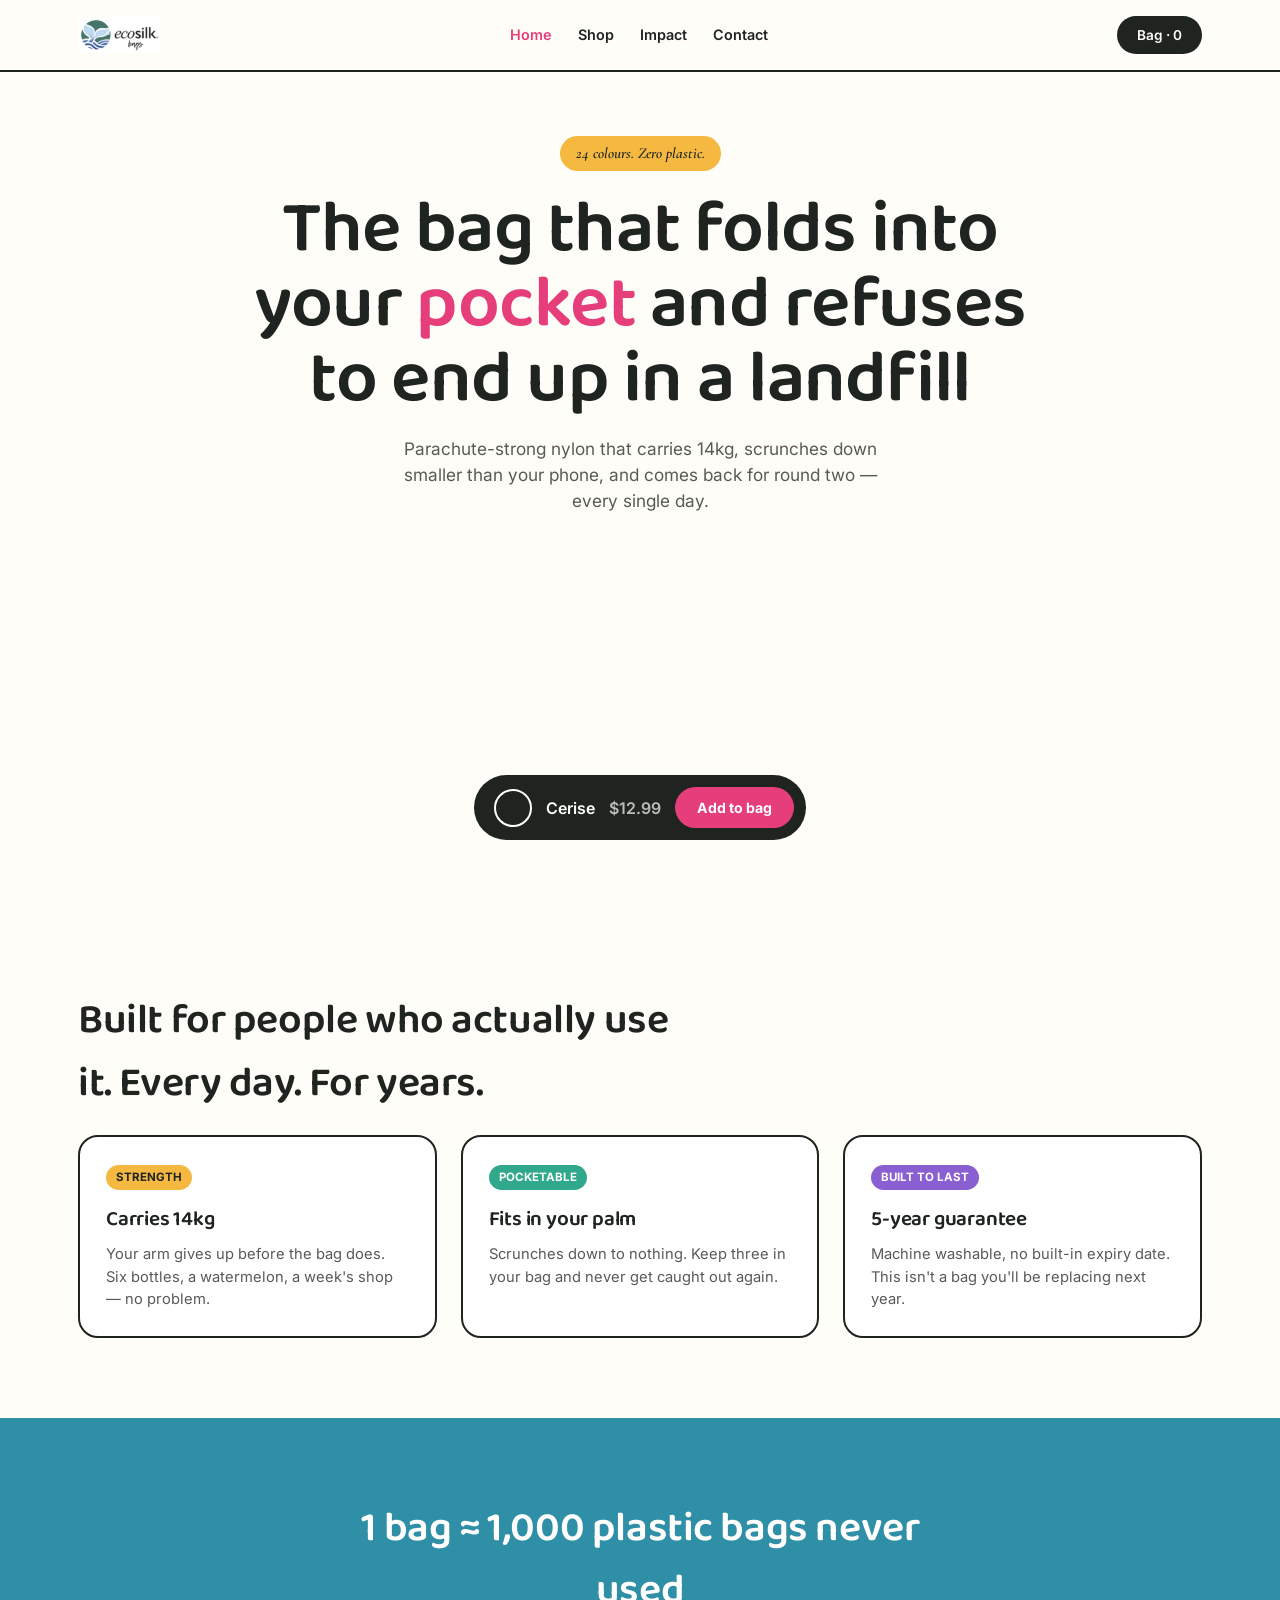
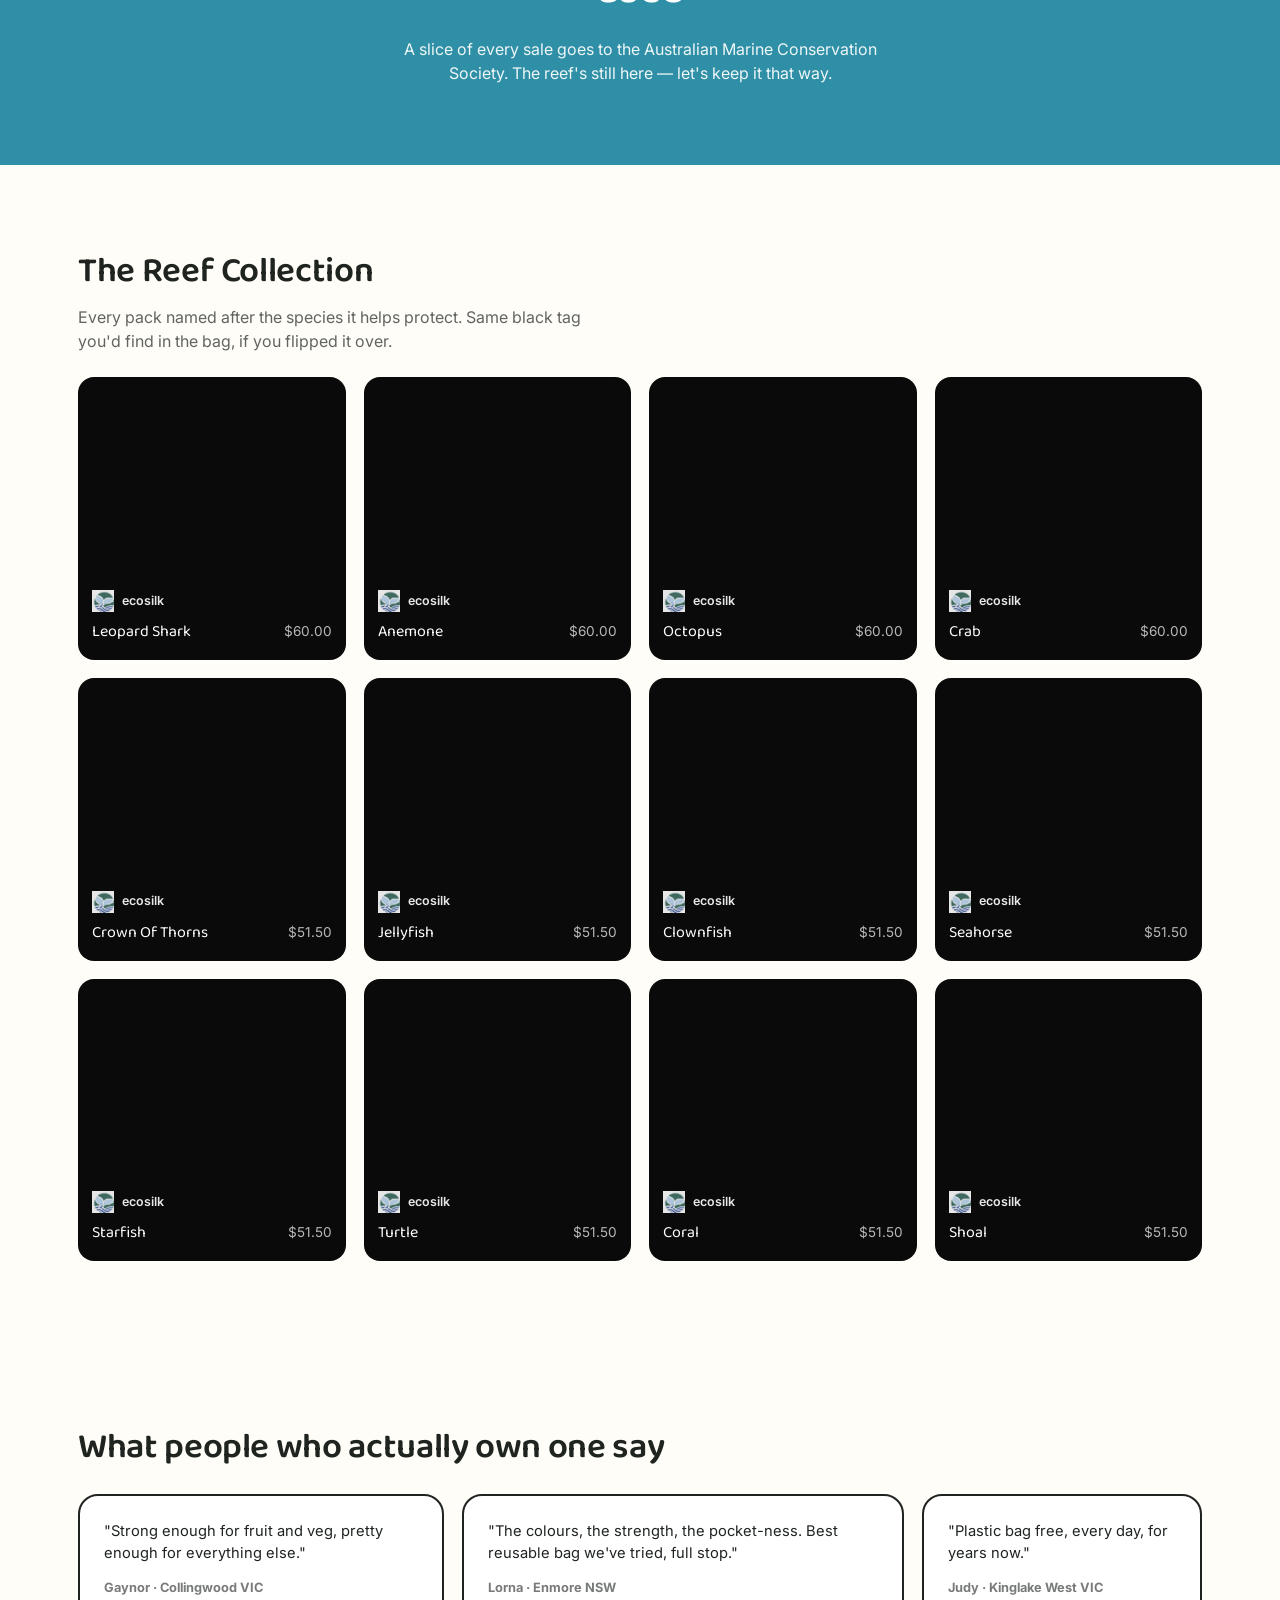
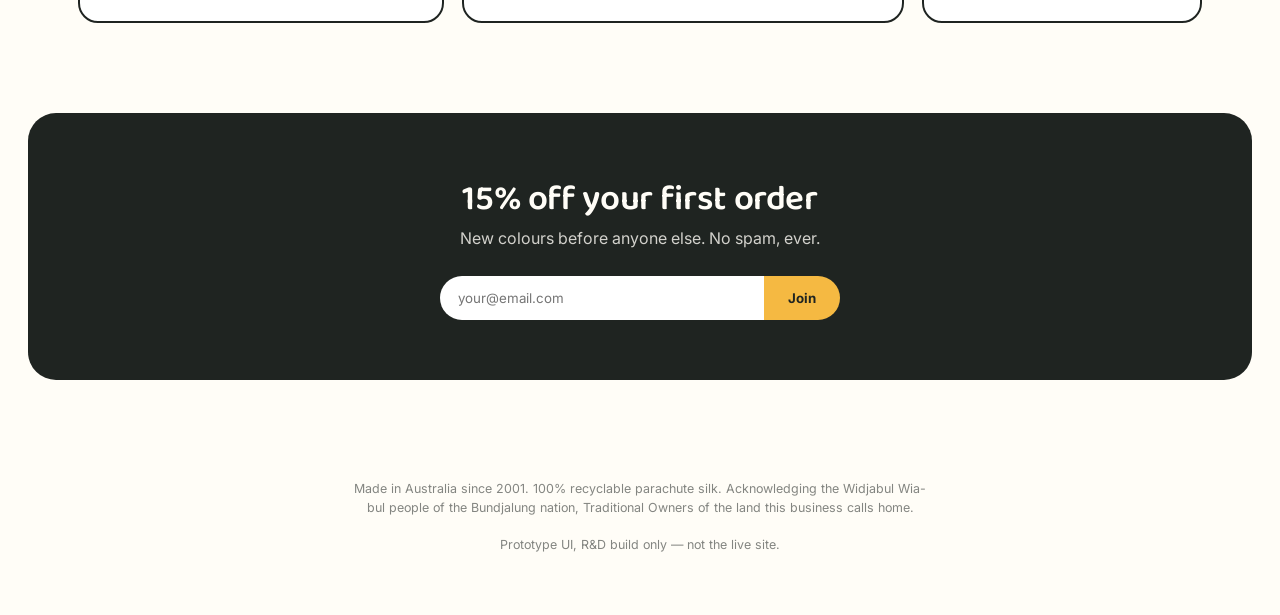
<file: index.html>
<!DOCTYPE html>
<html lang="en">
<head>
<meta charset="UTF-8">
<meta name="viewport" content="width=device-width, initial-scale=1.0">
<title>Ecosilk — The bag that refuses to end up in a landfill</title>
<link rel="preconnect" href="https://fonts.googleapis.com">
<link href="https://fonts.googleapis.com/css2?family=Baloo+2:wght@500;600;700&family=Cormorant+Garamond:ital,wght@1,400;1,600&family=Inter:wght@400;500;600;700&display=swap" rel="stylesheet">
<link rel="stylesheet" href="assets/style.css">
</head>
<body>

<nav>
  <div class="navrow">
    <div class="logo">ecosilk</div>
    <div class="navlinks">
      <a href="index.html" class="active">Home</a>
      <a href="shop.html">Shop</a>
      <a href="about.html">Impact</a>
      <a href="contact.html">Contact</a>
    </div>
    <a href="cart.html" class="cart-pill" data-cart-count>Bag · 0</a>
  </div>
</nav>

<header class="hero">
  <div class="eyebrow">24 colours. Zero plastic.</div>
  <h1>The bag that folds into your <span class="pop">pocket</span> and refuses to end up in a landfill</h1>
  <p>Parachute-strong nylon that carries 14kg, scrunches down smaller than your phone, and comes back for round two — every single day.</p>
  <div class="swatch-wall" id="swatchWall"></div>
</header>

<div class="picked">
  <div class="picked-inner">
    <div class="picked-swatch" id="pickedSwatch"></div>
    <span id="pickedName">Sea Green</span>
    <span id="pickedPrice" style="opacity:0.7;">$12.99</span>
    <a href="#" class="shop-cta" id="heroAddBtn">Add to bag</a>
  </div>
</div>

<section>
  <div class="wrap">
    <h2 style="font-size:clamp(1.8rem,3.6vw,2.6rem);max-width:600px;">Built for people who actually use it. Every day. For years.</h2>
    <div class="grid3">
      <div class="card">
        <div class="tag" style="background:var(--gold);">Strength</div>
        <h3>Carries 14kg</h3>
        <p>Your arm gives up before the bag does. Six bottles, a watermelon, a week's shop — no problem.</p>
      </div>
      <div class="card">
        <div class="tag" style="background:var(--seagreen);color:#fff;">Pocketable</div>
        <h3>Fits in your palm</h3>
        <p>Scrunches down to nothing. Keep three in your bag and never get caught out again.</p>
      </div>
      <div class="card">
        <div class="tag" style="background:var(--purple);color:#fff;">Built to last</div>
        <h3>5-year guarantee</h3>
        <p>Machine washable, no built-in expiry date. This isn't a bag you'll be replacing next year.</p>
      </div>
    </div>
  </div>
</section>

<section class="band band-teal">
  <h2>1 bag ≈ 1,000 plastic bags never used</h2>
  <p>A slice of every sale goes to the Australian Marine Conservation Society. The reef's still here — let's keep it that way.</p>
</section>

<section id="reefCollection">
  <div class="wrap">
    <h2 style="font-size:clamp(1.6rem,3.2vw,2.2rem);margin-bottom:8px;">The Reef Collection</h2>
    <p style="opacity:0.7;margin-bottom:24px;max-width:520px;">Every pack named after the species it helps protect. Same black tag you'd find in the bag, if you flipped it over.</p>
    <div class="reef-grid" id="reefGrid"></div>
  </div>
</section>

<section>
  <div class="wrap">
    <h2 style="font-size:clamp(1.6rem,3.2vw,2.2rem);margin-bottom:20px;">What people who actually own one say</h2>
    <div class="testi-strip">
      <div class="testi-card">"Strong enough for fruit and veg, pretty enough for everything else."<div class="who">Gaynor · Collingwood VIC</div></div>
      <div class="testi-card">"The colours, the strength, the pocket-ness. Best reusable bag we've tried, full stop."<div class="who">Lorna · Enmore NSW</div></div>
      <div class="testi-card">"Plastic bag free, every day, for years now."<div class="who">Judy · Kinglake West VIC</div></div>
    </div>
  </div>
</section>

<div class="newsletter">
  <h2 style="font-size:clamp(1.6rem,3vw,2.2rem);">15% off your first order</h2>
  <p style="opacity:0.8;">New colours before anyone else. No spam, ever.</p>
  <form onsubmit="return false;">
    <input type="email" placeholder="your@email.com">
    <button>Join</button>
  </form>
</div>

<footer>
  Made in Australia since 2001. 100% recyclable parachute silk. Acknowledging the Widjabul Wia-bul people of the Bundjalung nation, Traditional Owners of the land this business calls home.<br><br>
  Prototype UI, R&amp;D build only — not the live site.
</footer>

<script src="assets/catalog-data.js"></script>
<script src="assets/app.js"></script>
<script>
  const bagColours = CATALOG.filter(p => p.category === 'Ecosilk Environmentally Friendly Shopping Bag');
  const wall = document.getElementById('swatchWall');
  let current = bagColours[0];

  bagColours.forEach(p => {
    const el = document.createElement('div');
    el.className = 'swatch';
    el.style.backgroundImage = `url('${p.image}')`;
    el.title = p.color;
    el.addEventListener('mouseenter', () => pick(p));
    el.addEventListener('click', () => pick(p));
    wall.appendChild(el);
  });

  function pick(p) {
    current = p;
    document.getElementById('pickedSwatch').style.backgroundImage = `url('${p.image}')`;
    document.getElementById('pickedName').textContent = p.color;
    document.getElementById('pickedPrice').textContent = '$' + p.price.toFixed(2);
  }
  pick(bagColours[0]);

  document.getElementById('heroAddBtn').addEventListener('click', (e) => {
    e.preventDefault();
    addToCart(current.sku, 1);
    e.target.textContent = 'Added ✓';
    setTimeout(() => e.target.textContent = 'Add to bag', 900);
  });

  // Reef Collection — real animal-pack data, black swing-tag styling
  const reefPacks = [{"name": "Leopard Shark", "price": 60.0, "image": "https://www.ecosilkbags.com.au/wp-content/uploads/2022/10/Leopard-Shark-Ecosilk-Shoulder-bags-colour-spread.jpg", "category": "Shoulder Bags 4 Pack"}, {"name": "Anemone", "price": 60.0, "image": "https://www.ecosilkbags.com.au/wp-content/uploads/2022/10/Anenome-Ecosilk-Shoulder-bags-colour-spread.jpg", "category": "Shoulder Bags 4 Pack"}, {"name": "Octopus", "price": 60.0, "image": "https://www.ecosilkbags.com.au/wp-content/uploads/2022/10/Octopus-Ecosilk-Shoulder-bags-colour-spread.jpg", "category": "Shoulder Bags 4 Pack"}, {"name": "Crab", "price": 60.0, "image": "https://www.ecosilkbags.com.au/wp-content/uploads/2022/10/Crab-Ecosilk-Shoulder-bags-colour-spread.jpg", "category": "Shoulder Bags 4 Pack"}, {"name": "Crown Of Thorns", "price": 51.5, "image": "https://www.ecosilkbags.com.au/wp-content/uploads/2022/10/Crown-of-Thorns-Ecosilk-Shopping-bags-colour-spread.jpg", "category": "Shopping Bags 4 Pack"}, {"name": "Jellyfish", "price": 51.5, "image": "https://www.ecosilkbags.com.au/wp-content/uploads/2022/10/Jellyfish-Ecosilk-Shopping-bags-colour-spread.jpg", "category": "Shopping Bags 4 Pack"}, {"name": "Clownfish", "price": 51.5, "image": "https://www.ecosilkbags.com.au/wp-content/uploads/2022/10/Clownfish-Ecosilk-Shopping-bags-colour-spread.jpg", "category": "Shopping Bags 4 Pack"}, {"name": "Seahorse", "price": 51.5, "image": "https://www.ecosilkbags.com.au/wp-content/uploads/2022/10/Seahorse-Ecosilk-Shopping-bags-colour-spread.jpg", "category": "Shopping Bags 4 Pack"}, {"name": "Starfish", "price": 51.5, "image": "https://www.ecosilkbags.com.au/wp-content/uploads/2019/09/Starfish-Shopping-pack-of-4-SQUARE-350x350.jpg", "category": "Shopping Bags 4 Pack"}, {"name": "Turtle", "price": 51.5, "image": "https://www.ecosilkbags.com.au/wp-content/uploads/2019/09/Turtle-Shopping-pack-of-4-SQUARE-350x350.jpg", "category": "Shopping Bags 4 Pack"}, {"name": "Coral", "price": 51.5, "image": "https://www.ecosilkbags.com.au/wp-content/uploads/2019/09/Coral-Shopping-pack-of-4-SQUARE-350x350.jpg", "category": "Shopping Bags 4 Pack"}, {"name": "Shoal", "price": 51.5, "image": "https://www.ecosilkbags.com.au/wp-content/uploads/2019/09/Shoal-Shopping-pack-of-4-SQUARE-350x350.jpg", "category": "Shopping Bags 4 Pack"}];
  document.getElementById('reefGrid').innerHTML = reefPacks.map(p => `
    <div class="reef-card">
      <div class="reef-photo" style="background-image:url('${p.image}')"></div>
      <div class="reef-badge">
        <img src="assets/logo-icon.png" alt="" style="height:22px;width:22px;">
        <span>ecosilk</span>
      </div>
      <div class="reef-info">
        <div class="reef-name">${p.name}</div>
        <div class="reef-price">$${p.price.toFixed(2)}</div>
      </div>
    </div>
  `).join('');
</script>
</body>
</html>
</file>
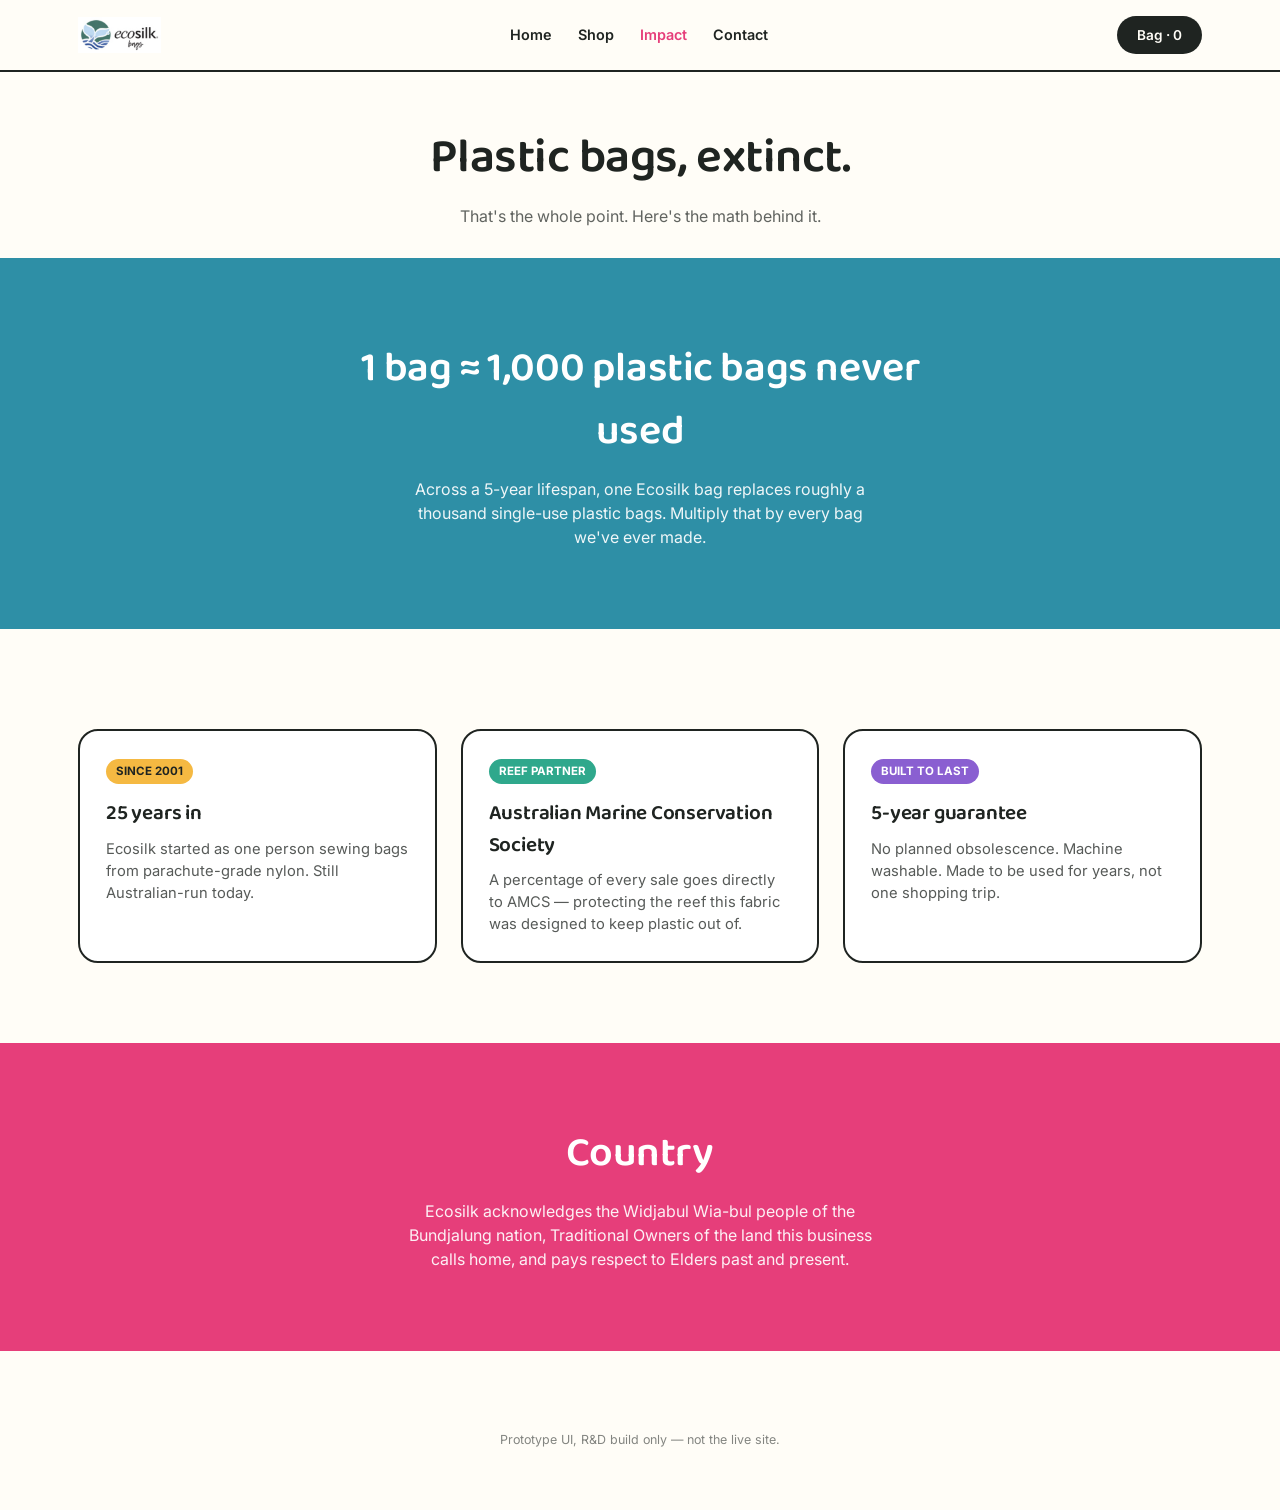
<file: about.html>
<!DOCTYPE html>
<html lang="en">
<head>
<meta charset="UTF-8">
<meta name="viewport" content="width=device-width, initial-scale=1.0">
<title>Impact — Ecosilk</title>
<link rel="preconnect" href="https://fonts.googleapis.com">
<link href="https://fonts.googleapis.com/css2?family=Baloo+2:wght@500;600;700&family=Cormorant+Garamond:ital,wght@1,400;1,600&family=Inter:wght@400;500;600;700&display=swap" rel="stylesheet">
<link rel="stylesheet" href="assets/style.css">
</head>
<body>

<nav>
  <div class="navrow">
    <div class="logo">ecosilk</div>
    <div class="navlinks">
      <a href="index.html">Home</a>
      <a href="shop.html">Shop</a>
      <a href="about.html" class="active">Impact</a>
      <a href="contact.html">Contact</a>
    </div>
    <a href="cart.html" class="cart-pill" data-cart-count>Bag · 0</a>
  </div>
</nav>

<div class="page-head">
  <h1>Plastic bags, extinct.</h1>
  <p>That's the whole point. Here's the math behind it.</p>
</div>

<section class="band band-teal">
  <h2>1 bag ≈ 1,000 plastic bags never used</h2>
  <p>Across a 5-year lifespan, one Ecosilk bag replaces roughly a thousand single-use plastic bags. Multiply that by every bag we've ever made.</p>
</section>

<section>
  <div class="wrap">
    <div class="grid3">
      <div class="card">
        <div class="tag" style="background:var(--gold);">Since 2001</div>
        <h3>25 years in</h3>
        <p>Ecosilk started as one person sewing bags from parachute-grade nylon. Still Australian-run today.</p>
      </div>
      <div class="card">
        <div class="tag" style="background:var(--seagreen);color:#fff;">Reef partner</div>
        <h3>Australian Marine Conservation Society</h3>
        <p>A percentage of every sale goes directly to AMCS — protecting the reef this fabric was designed to keep plastic out of.</p>
      </div>
      <div class="card">
        <div class="tag" style="background:var(--purple);color:#fff;">Built to last</div>
        <h3>5-year guarantee</h3>
        <p>No planned obsolescence. Machine washable. Made to be used for years, not one shopping trip.</p>
      </div>
    </div>
  </div>
</section>

<section class="band band-cerise">
  <h2>Country</h2>
  <p>Ecosilk acknowledges the Widjabul Wia-bul people of the Bundjalung nation, Traditional Owners of the land this business calls home, and pays respect to Elders past and present.</p>
</section>

<div style="height:40px;"></div>

<footer>
  Prototype UI, R&amp;D build only — not the live site.
</footer>

<script src="assets/catalog-data.js"></script>
<script src="assets/app.js"></script>
</body>
</html>
</file>
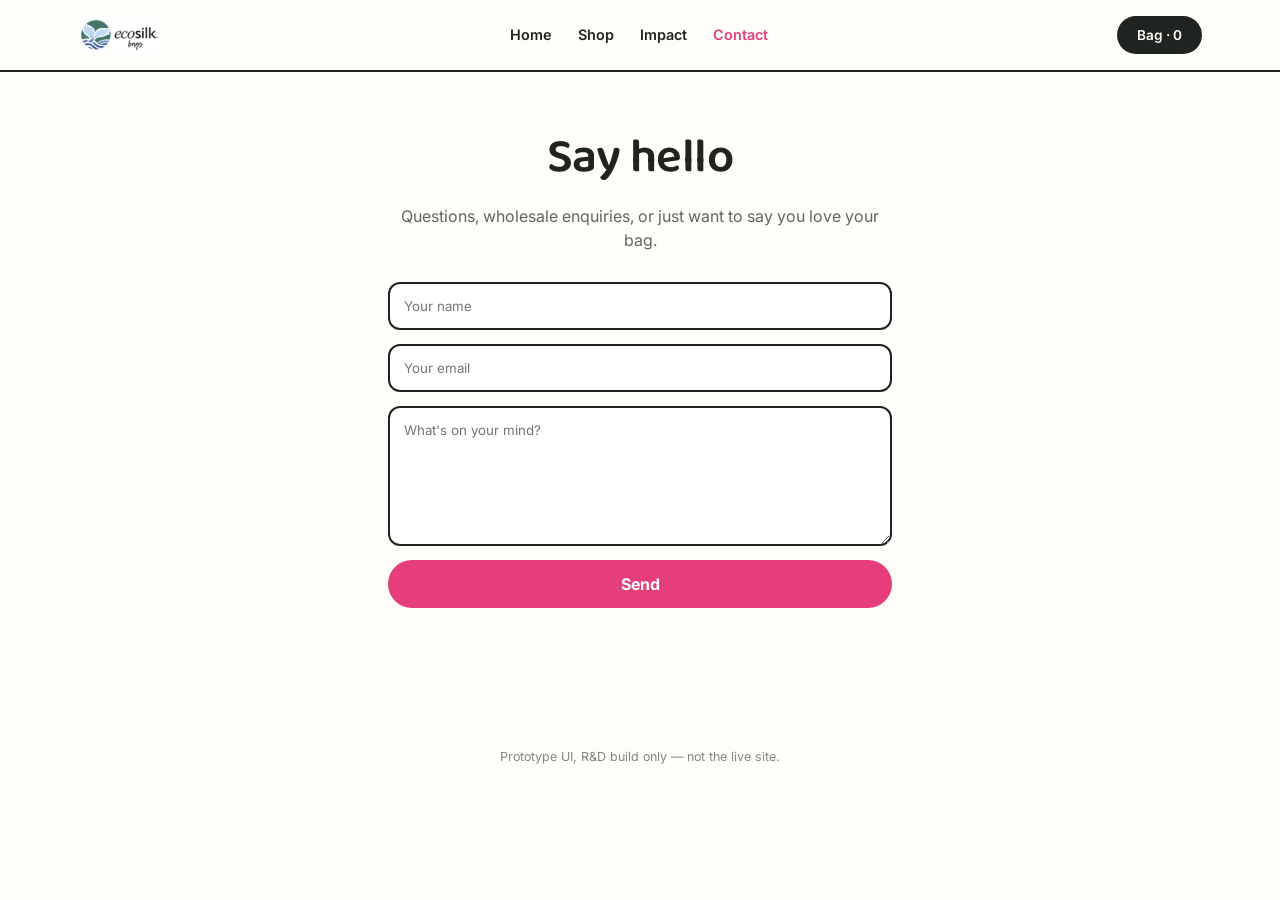
<file: contact.html>
<!DOCTYPE html>
<html lang="en">
<head>
<meta charset="UTF-8">
<meta name="viewport" content="width=device-width, initial-scale=1.0">
<title>Contact — Ecosilk</title>
<link rel="preconnect" href="https://fonts.googleapis.com">
<link href="https://fonts.googleapis.com/css2?family=Baloo+2:wght@500;600;700&family=Cormorant+Garamond:ital,wght@1,400;1,600&family=Inter:wght@400;500;600;700&display=swap" rel="stylesheet">
<link rel="stylesheet" href="assets/style.css">
</head>
<body>

<nav>
  <div class="navrow">
    <div class="logo">ecosilk</div>
    <div class="navlinks">
      <a href="index.html">Home</a>
      <a href="shop.html">Shop</a>
      <a href="about.html">Impact</a>
      <a href="contact.html" class="active">Contact</a>
    </div>
    <a href="cart.html" class="cart-pill" data-cart-count>Bag · 0</a>
  </div>
</nav>

<div class="page-head">
  <h1>Say hello</h1>
  <p>Questions, wholesale enquiries, or just want to say you love your bag.</p>
</div>

<div class="wrap" style="max-width:560px;padding-bottom:100px;">
  <!--
    FORM ACTION — placeholder.
    Same pattern as iDream: sign up free at formspree.io, create a form,
    drop the endpoint in below. No backend needed either way.
  -->
  <form class="contact-form" action="https://formspree.io/f/REPLACE_WITH_REAL_FORM_ID" method="POST">
    <input type="text" name="name" placeholder="Your name" required>
    <input type="email" name="email" placeholder="Your email" required>
    <textarea name="message" placeholder="What's on your mind?" required></textarea>
    <button type="submit" class="btn btn-full">Send</button>
  </form>
</div>

<footer>
  Prototype UI, R&amp;D build only — not the live site.
</footer>

<script src="assets/catalog-data.js"></script>
<script src="assets/app.js"></script>
</body>
</html>
</file>
<file: assets/style.css>
/* ECOSILK — shared brand stylesheet. Type system pulled from the real logo:
   "eco" = thin italic serif, "silk" = bold rounded sans, "bags" = brush script.
   Cormorant Garamond Italic and Baloo 2 are the closest real matches to those
   two working faces — used as the site's actual heading/accent system rather
   than forcing the bespoke logo lettering into running text, which wouldn't
   read at body sizes anyway. */
:root{
  --cream:#FFFDF7; --ink:#1F2421;
  --cerise:#E63E7A; --seagreen:#2FA88C; --gold:#F5B942; --teal:#2E8FA6; --purple:#8A5FD1;
  --line:#1F2421;
}
*,*::before,*::after{margin:0;padding:0;box-sizing:border-box;}
html{scroll-behavior:smooth;}
body{background:var(--cream);color:var(--ink);font-family:'Inter',sans-serif;line-height:1.5;}
h1,h2,h3{font-family:'Baloo 2',sans-serif;font-weight:600;letter-spacing:-0.01em;}
.eyebrow{font-family:'Cormorant Garamond',serif;font-style:italic;}
.wrap{max-width:1180px;margin:0 auto;padding:0 28px;}
a{color:inherit;text-decoration:none;}
.pop{color:var(--cerise);}
img{max-width:100%;display:block;}
button{font-family:'Inter',sans-serif;cursor:pointer;}

/* NAV */
nav{position:sticky;top:0;z-index:50;background:rgba(255,253,247,0.92);backdrop-filter:blur(8px);border-bottom:2px solid var(--ink);}
.navrow{display:flex;align-items:center;justify-content:space-between;padding:16px 28px;max-width:1180px;margin:0 auto;flex-wrap:wrap;gap:10px;}
.logo{font-size:1.5rem;}
.navlinks{display:flex;gap:26px;font-size:0.9rem;font-weight:600;}
.navlinks a.active{color:var(--cerise);}
.cart-pill{background:var(--ink);color:var(--cream);padding:9px 20px;border-radius:100px;font-size:0.85rem;font-weight:600;border:none;}

/* PAGE HEADER (non-home pages) */
.page-head{padding:50px 28px 30px;text-align:center;}
.page-head h1{font-size:clamp(2rem,5vw,3rem);}
.page-head p{opacity:0.7;max-width:480px;margin:10px auto 0;}

/* HERO (home) */
.hero{padding:64px 28px 0;text-align:center;}
.eyebrow{display:inline-block;background:var(--gold);color:var(--ink);font-weight:600;font-size:0.95rem;padding:6px 16px;border-radius:100px;margin-bottom:22px;}
.hero h1{font-size:clamp(2.6rem,6vw,4.6rem);line-height:1.02;max-width:820px;margin:0 auto 18px;}
.hero p{max-width:480px;margin:0 auto 36px;font-size:1.08rem;opacity:0.75;}

/* SWATCH WALL */
.swatch-wall{display:grid;grid-template-columns:repeat(12,1fr);gap:6px;margin-top:10px;}
.swatch{aspect-ratio:1;background-size:cover;background-position:center;border-radius:16px;cursor:pointer;transition:transform .2s cubic-bezier(.34,1.56,.64,1);}
.swatch:hover{transform:scale(1.12) rotate(-2deg);z-index:5;}
@media (max-width:820px){.swatch-wall{grid-template-columns:repeat(6,1fr);}}
@media (max-width:480px){.swatch-wall{grid-template-columns:repeat(4,1fr);}}

.picked{padding:26px 28px 70px;text-align:center;}
.picked-inner{display:inline-flex;align-items:center;gap:14px;background:var(--ink);color:var(--cream);padding:12px 12px 12px 20px;border-radius:100px;font-weight:600;flex-wrap:wrap;justify-content:center;}
.picked-swatch{width:38px;height:38px;border-radius:50%;background-size:cover;border:2px solid var(--cream);}

section{padding:80px 28px;}
.band{color:#fff;text-align:center;}
.band h2{font-size:clamp(1.8rem,4vw,2.6rem);max-width:620px;margin:0 auto 14px;}
.band p{max-width:480px;margin:0 auto;opacity:0.92;font-size:1rem;}
.band-teal{background:var(--teal);}
.band-cerise{background:var(--cerise);}
.band-purple{background:var(--purple);}

.grid3{display:grid;grid-template-columns:repeat(3,1fr);gap:24px;margin-top:20px;}
.card{background:#fff;border:2px solid var(--ink);border-radius:20px;padding:26px;}
.card .tag{display:inline-block;font-size:0.72rem;font-weight:700;text-transform:uppercase;padding:4px 10px;border-radius:100px;margin-bottom:14px;}
.card h3{font-size:1.3rem;margin-bottom:8px;}
.card p{font-size:0.92rem;opacity:0.75;}
@media (max-width:760px){.grid3{grid-template-columns:1fr;}}

.testi-strip{display:flex;gap:18px;overflow-x:auto;padding-bottom:10px;}
.testi-card{min-width:280px;background:#fff;border:2px solid var(--ink);border-radius:20px;padding:24px;font-size:0.92rem;}
.testi-card .who{margin-top:14px;font-weight:700;font-size:0.8rem;opacity:0.6;}

/* REEF COLLECTION — recreates the real black swing-tag design language */
.reef-grid{display:grid;grid-template-columns:repeat(4,1fr);gap:18px;}
@media (max-width:960px){.reef-grid{grid-template-columns:repeat(3,1fr);}}
@media (max-width:680px){.reef-grid{grid-template-columns:repeat(2,1fr);}}
.reef-card{background:#0A0A0A;border-radius:16px;overflow:hidden;color:#fff;}
.reef-photo{aspect-ratio:4/3;background-size:cover;background-position:center;}
.reef-badge{display:flex;align-items:center;gap:8px;padding:12px 14px 4px;font-size:0.78rem;font-weight:600;opacity:0.9;}
.reef-info{padding:4px 14px 16px;display:flex;justify-content:space-between;align-items:baseline;}
.reef-name{font-family:'Baloo 2',sans-serif;font-size:1rem;}
.reef-price{font-size:0.85rem;opacity:0.7;}

.shop-cta,.btn{background:var(--cerise);color:#fff;padding:10px 22px;border-radius:100px;font-weight:700;font-size:0.88rem;border:none;display:inline-block;}
.btn-outline{background:transparent;border:2px solid var(--ink);color:var(--ink);}
.btn-full{width:100%;text-align:center;padding:14px;font-size:1rem;}

.newsletter{background:var(--ink);color:var(--cream);text-align:center;border-radius:28px;margin:0 28px 60px;padding:60px 28px;}
.newsletter form{display:flex;justify-content:center;max-width:400px;margin:26px auto 0;}
.newsletter input{flex:1;padding:14px 18px;border:none;border-radius:100px 0 0 100px;font-family:'Inter',sans-serif;}
.newsletter button{padding:14px 24px;background:var(--gold);color:var(--ink);border:none;border-radius:0 100px 100px 0;font-weight:700;}

footer{padding:40px 28px 60px;text-align:center;font-size:0.78rem;opacity:0.55;max-width:640px;margin:0 auto;}

/* SHOP GRID */
.filter-row{display:flex;gap:10px;flex-wrap:wrap;justify-content:center;padding:0 28px 40px;}
.filter-chip{border:2px solid var(--ink);border-radius:100px;padding:8px 18px;font-size:0.85rem;font-weight:600;background:#fff;cursor:pointer;}
.filter-chip.active{background:var(--ink);color:var(--cream);}
.product-grid{display:grid;grid-template-columns:repeat(4,1fr);gap:20px;}
@media (max-width:960px){.product-grid{grid-template-columns:repeat(3,1fr);}}
@media (max-width:680px){.product-grid{grid-template-columns:repeat(2,1fr);}}
.product-card{background:#fff;border:2px solid var(--ink);border-radius:18px;overflow:hidden;transition:transform .15s;}
.product-card:hover{transform:translateY(-4px);}
.product-card .thumb{aspect-ratio:1;background-size:cover;background-position:center;}
.product-card .info{padding:14px;}
.product-card h3{font-size:0.95rem;margin-bottom:4px;}
.product-card .price{font-weight:700;color:var(--cerise);}
.out-of-stock{opacity:0.5;}
.badge-oos{position:absolute;background:var(--ink);color:#fff;font-size:0.7rem;padding:3px 10px;border-radius:100px;margin:8px;font-weight:700;}

/* PRODUCT DETAIL */
.product-detail{display:grid;grid-template-columns:1fr 1fr;gap:50px;align-items:start;}
@media (max-width:820px){.product-detail{grid-template-columns:1fr;}}
.pd-image{aspect-ratio:1;background-size:cover;background-position:center;border-radius:24px;border:2px solid var(--ink);}
.pd-price{font-size:1.6rem;font-weight:700;color:var(--cerise);margin:10px 0 20px;}
.color-options{display:flex;gap:10px;flex-wrap:wrap;margin:16px 0 24px;}
.color-swatch-btn{width:42px;height:42px;border-radius:50%;background-size:cover;border:3px solid transparent;cursor:pointer;}
.color-swatch-btn.selected{border-color:var(--cerise);}
.qty-row{display:flex;align-items:center;gap:14px;margin-bottom:20px;}
.qty-btn{width:36px;height:36px;border:2px solid var(--ink);border-radius:50%;background:#fff;font-weight:700;font-size:1.1rem;}

/* CART PAGE */
.cart-line{display:flex;gap:16px;align-items:center;border-bottom:1px solid rgba(31,36,33,0.15);padding:18px 0;}
.cart-line img{width:70px;height:70px;border-radius:12px;object-fit:cover;}
.cart-line .grow{flex:1;}
.cart-total-row{display:flex;justify-content:space-between;font-size:1.2rem;font-weight:700;padding:20px 0;}
.empty-state{text-align:center;padding:60px 28px;opacity:0.6;}

form.contact-form{display:grid;gap:14px;max-width:520px;}
form.contact-form input, form.contact-form textarea{padding:14px;border:2px solid var(--ink);border-radius:12px;font-family:'Inter',sans-serif;}
form.contact-form textarea{min-height:140px;}
</file>
